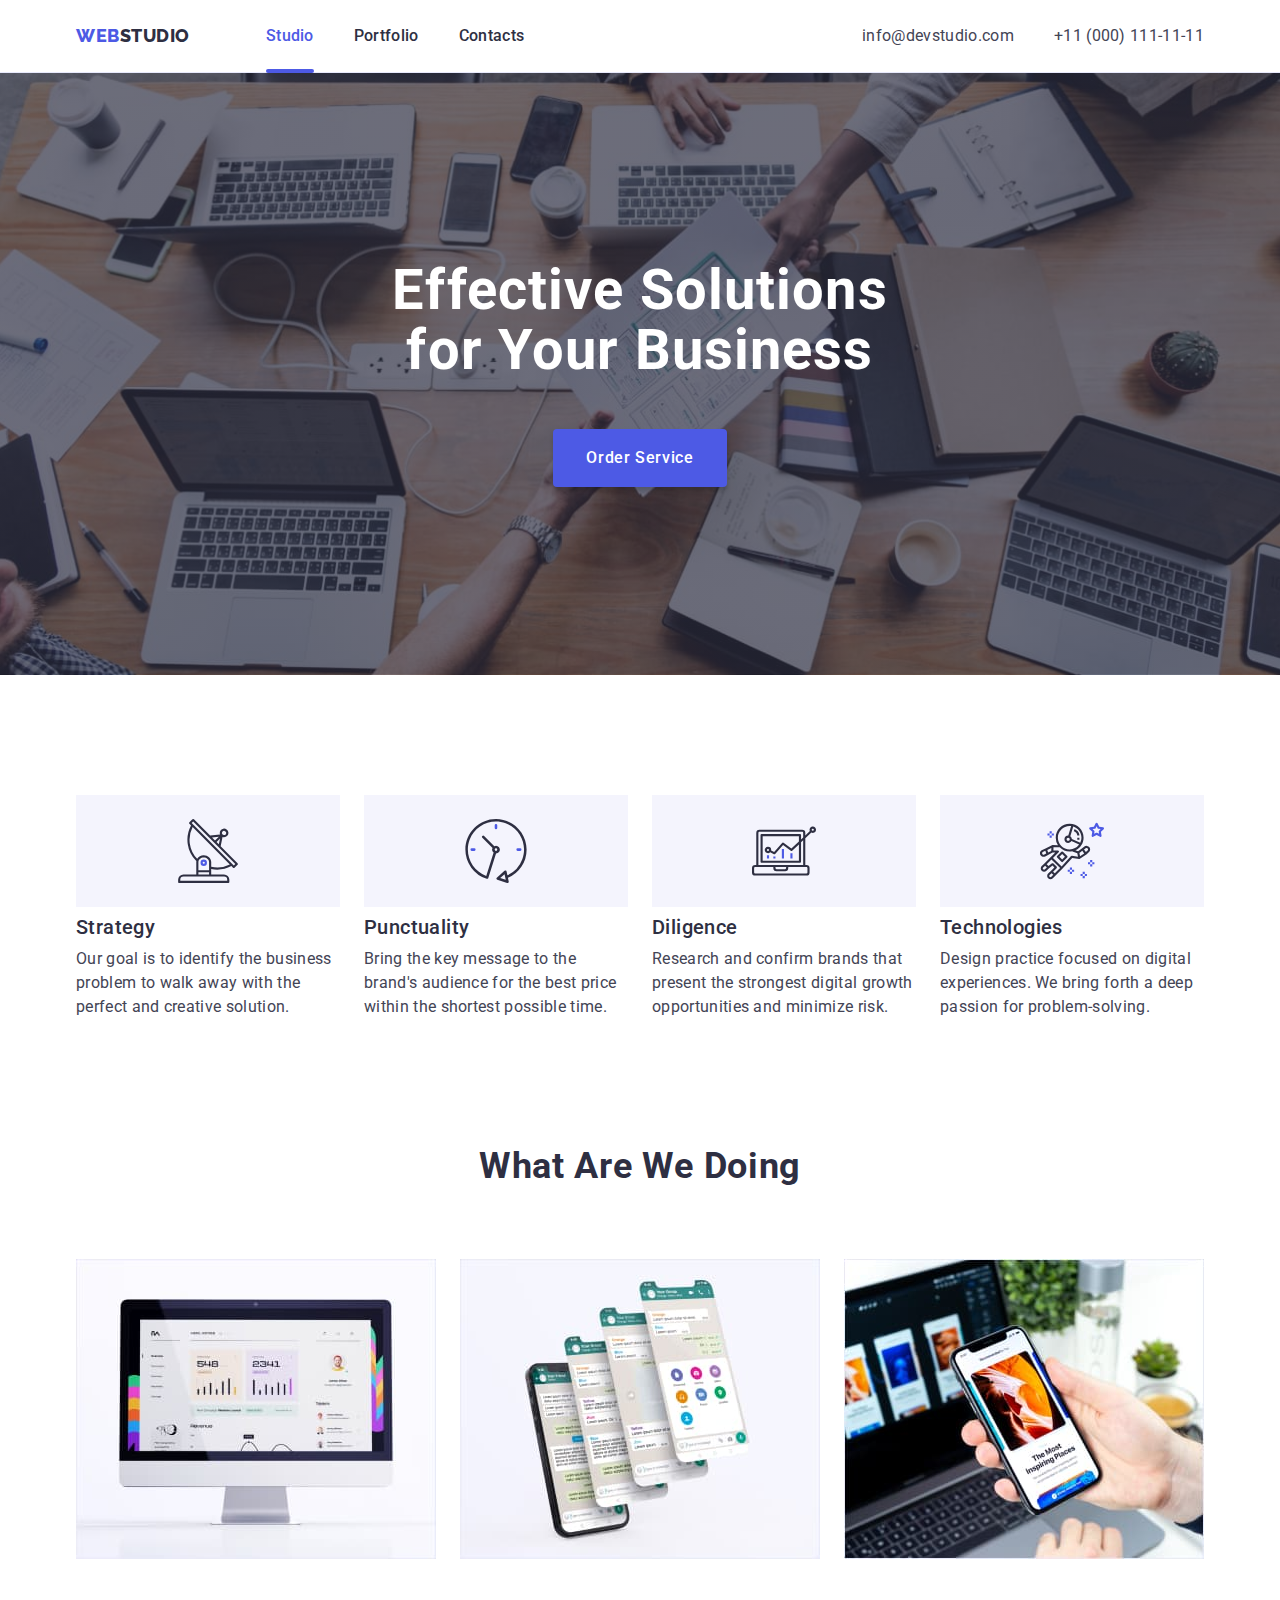
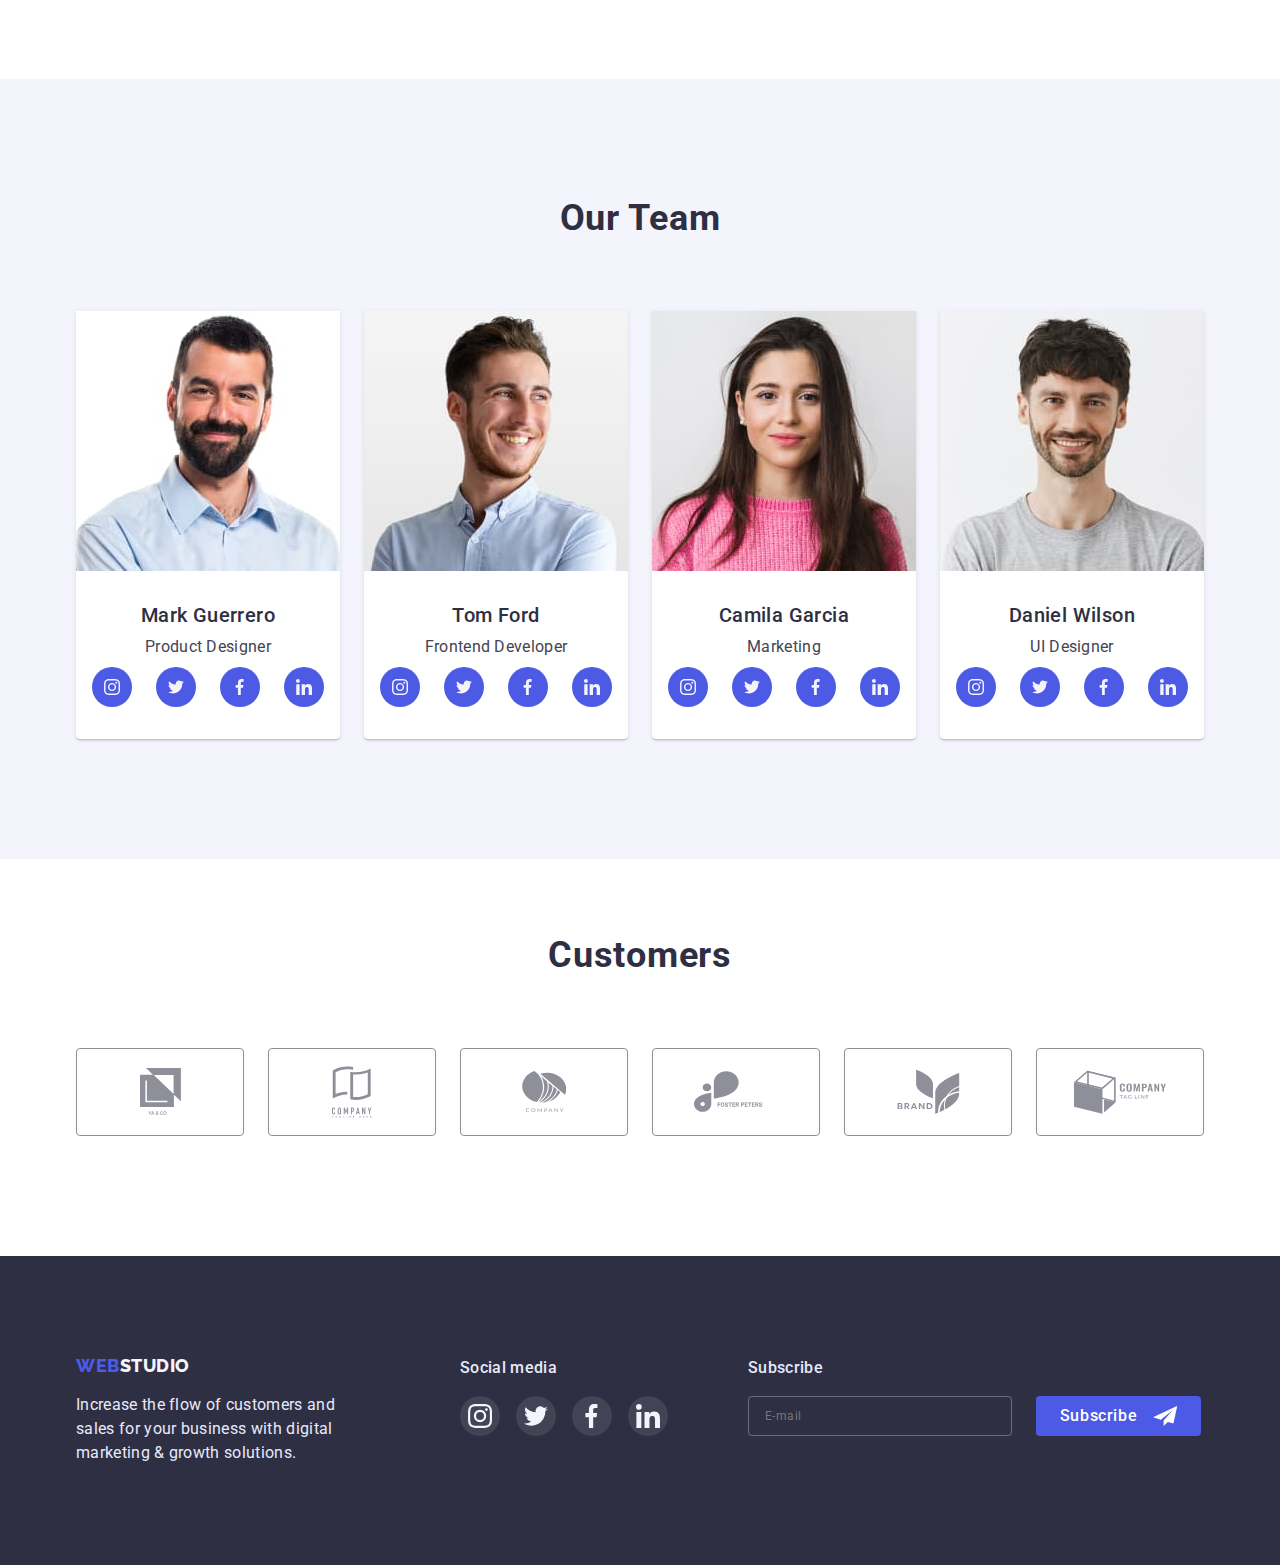
<file: index.html>
<!DOCTYPE html>
<html lang="en">
  <head>
    <meta charset="UTF-8" />
    <meta http-equiv="X-UA-Compatible" content="IE=edge" />
    <meta name="viewport" content="width=device-width, initial-scale=1.0" />
    <title>Studio</title>
    <link rel="stylesheet" href="https://fonts.googleapis.com/css2?family=Raleway:wght@800&family=Roboto:wght@400;500;700&display=swap"
    >
    <link rel="stylesheet" href="https://cdnjs.cloudflare.com/ajax/libs/modern-normalize/1.1.0/modern-normalize.min.css" />
    <link rel="stylesheet" href="./css/styles.css">
  </head>
  <body>
    <!-- {Хедер} -->
    <header class="border-header" >
      <div class="container top-line ">
        
      <nav>
        <div class="main-nav">
        <a class="logo" href="./index.html"> <span class="logoaccent">Web</span><span class="header-logo">Studio</span></a>
        <ul class="list header-nav">
          <li class="header-link" >
            <a href="" class="top-line-nav trait-studio">Studio</a>
          </li>
          <li class="header-link">
            <a href="./portfolio.html" class="top-line-nav">Portfolio</a>
          </li>
          <li class="header-link">
            <a href="" class="top-line-nav">Contacts</a>
          </li>
        </ul>
      </div>
      </nav>
    
      <address class="cotact">
        
        <ul class="list adress">
          <li class="item"><a href="mailto:info@devstudio.com" class="font-adress">info@devstudio.com</a></li>
          <li class="item"><a href="tel:+110001111111" class="font-adress">+11 (000) 111-11-11</a></li>
        </ul>
      
      </address>
    
    </div>
    </header>
  
    <main>
      <!-- Герой -->
      <section class="hero">
        
        <div class="container">
        <h1 class="hero-font">Effective Solutions for Your Business</h1>
        <button type="button" class="hero-button" data-modal-open>Order Service</button>
      </div>
      </section>
      <!-- Преимущества -->
      <section class="advantages">
        <div class="container">
        <h2 class="visually-hidden">advantages</h2>
        <ul class="list scroll-item">
          <li class="scroll-box icon-antenna">
            <div class="icon-bloc">
              <svg class="icon-advantages">
                <use href="./images/icons (1).svg#icon-antenna"></use>
              </svg>
            </div>
            <h3 class="scroll">Strategy</h3>
            <p class="scroll-text">
              Our goal is to identify the business problem to walk away with the
              perfect and creative solution.
            </p>
          </li>
          <li class="scroll-box icon-watch">
            <div class="icon-bloc">
              <svg class="icon-advantages">
                <use href="./images/icons (1).svg#icon-clock"></use>
              </svg>
            </div>
            <h3 class="scroll">Punctuality</h3>
            <p class="scroll-text">
              Bring the key message to the brand's audience for the best price
              within the shortest possible time.
            </p>
          </li>
          <li class="scroll-box icon-comp">
            <div class="icon-bloc">
              <svg class="icon-advantages">
                <use href="./images/icons (1).svg#icon-diagram"></use>
              </svg>
            </div>
            <h3 class="scroll">Diligence</h3>
            <p class="scroll-text">
              Research and confirm brands that present the strongest digital
              growth opportunities and minimize risk.
            </p>
          </li>
          <li class="scroll-box">
            <div class="icon-bloc">
            <svg class="icon-advantages">
              <use href="./images/icons (1).svg#icon-astronaut"></use>
            </svg>
          </div>
            <h3 class="scroll">Technologies</h3>
            <p class="scroll-text">
              Design practice focused on digital experiences. We bring forth a
              deep passion for problem-solving.
            </p>
          </li>
        </ul>
      </div>
      </section>
      <!-- что мы делаем -->
      <section class="work-section">
        <div class="container"> 
        <h2 class="title">What are we doing</h2>
        <ul class="list work">
          <li class="card">
            <img class="photo"
              src="./images/monitor.jpg"
              alt="monitor"
              width="360"
              height="300"
            />
          </li>
          <li>
            <img class="photo"
              src="./images/telephone.jpg"
              alt="telephone"
              width="360"
              height="300"
            />
          </li>
          <li>
            <img class="photo"
              src="./images/appendix.jpg"
              alt="appendix"
              width="360"
              height="300"
            />
          </li>
        </ul>
        </div>
      </section>
      <!-- Наша команда -->
      <section class="section-team">
        <div class="container">
        <h2 class="title">Our Team</h2>
        <ul class="list staff">
          <li class="card-worker">
            <img class="photo" src="./images/mark.jpg" alt="mark" width="264" height="260" />
            <div class="team-box">
            <h3 class="scroll">Mark Guerrero</h3>
            <p class="scroll-text">Product Designer</p>
            <ul class="social-list list">
              <li class="social-item"><a href="" class="social-link"><svg class="social-icon"><use href="./images/icons (1).svg#icon-instagram"></use></svg></a></li>
              <li class="social-item"><a href="" class="social-link"><svg class="social-icon"><use href="./images/icons (1).svg#icon-twitter"></use></svg></a></li>
              <li class="social-item"><a href="" class="social-link"><svg class="social-icon"><use href="./images/icons (1).svg#icon-facebook"></use></svg></a></li>
              <li class="social-item"><a href="" class="social-link"><svg class="social-icon"><use href="./images/icons (1).svg#icon-linkedin"></use></svg></a></li>
            </ul>
          </div>
          </li>
          <li class="card-worker">
            <img class="photo" src="./images/tom.jpg" alt="tom" width="264" height="260" />
            <div class="team-box">
            <h3 class="scroll">Tom Ford</h3>
            <p class="scroll-text">Frontend Developer</p>
            <ul class="social-list list">
              <li class="social-item"><a href="" class="social-link"><svg class="social-icon"><use href="./images/icons (1).svg#icon-instagram"></use></svg></a></li>
              <li class="social-item"><a href="" class="social-link"><svg class="social-icon"><use href="./images/icons (1).svg#icon-twitter"></use></svg></a></li>
              <li class="social-item"><a href="" class="social-link"><svg class="social-icon"><use href="./images/icons (1).svg#icon-facebook"></use></svg></a></li>
              <li class="social-item"><a href="" class="social-link"><svg class="social-icon"><use href="./images/icons (1).svg#icon-linkedin"></use></svg></a></li>
            </ul>
          </div>
          </li>
          <li class="card-worker">
            <img class="photo"
              src="./images/camila.jpg"
              alt="camila"
              width="264"
              height="260"
            />
            <div class="team-box">
            <h3 class="scroll">Camila Garcia</h3>
            <p class="scroll-text">Marketing</p>
            <ul class="social-list list">
              <li class="social-item"><a href="" class="social-link"><svg class="social-icon"><use href="./images/icons (1).svg#icon-instagram"></use></svg></a></li>
              <li class="social-item"><a href="" class="social-link"><svg class="social-icon"><use href="./images/icons (1).svg#icon-twitter"></use></svg></a></li>
              <li class="social-item"><a href="" class="social-link"><svg class="social-icon"><use href="./images/icons (1).svg#icon-facebook"></use></svg></a></li>
              <li class="social-item"><a href="" class="social-link"><svg class="social-icon"><use href="./images/icons (1).svg#icon-linkedin"></use></svg></a></li>
            </ul>
          </div>
          </li>
          <li class="card-worker">
            <img class="photo"
              src="./images/daniel.jpg"
              alt="daniel"
              width="264"
              height="260"
            />
            <div class="team-box">
            <h3 class="scroll">Daniel Wilson</h3>
            <p class="scroll-text">UI Designer</p>
            <ul class="social-list list">
              <li class="social-item"><a href="" class="social-link"><svg class="social-icon"><use href="./images/icons (1).svg#icon-instagram"></use></svg></a></li>
              <li class="social-item"><a href="" class="social-link"><svg class="social-icon"><use href="./images/icons (1).svg#icon-twitter"></use></svg></a></li>
              <li class="social-item"><a href="" class="social-link"><svg class="social-icon"><use href="./images/icons (1).svg#icon-facebook"></use></svg></a></li>
              <li class="social-item"><a href="" class="social-link"><svg class="social-icon"><use href="./images/icons (1).svg#icon-linkedin"></use></svg></a></li>
            </ul>
          </div>
          </li>
        </ul>
      </div>
      </section>
    </main>
    <!-- Customers Клиенты -->
    <section class="customers-section">
      <div class="container">
<h2 class="title">Customers</h2>
<ul class="customers-list list">
<li class="customers-item"><a href="" class="customers-link"><svg class="customers-icon" width="41" height="47"><use href="./images/icons (1).svg#icon-yasco" ></use></svg></a></li>
<li class="customers-item"><a href="" class="customers-link"><svg class="customers-icon" width="40" height="52"><use href="./images/icons (1).svg#icon-teglinehere"></use></svg></a></li>
<li class="customers-item"><a href="" class="customers-link"><svg class="customers-icon" width="44" height="41"><use href="./images/icons (1).svg#icon-company"></use></svg></a></li>
<li class="customers-item"><a href="" class="customers-link"><svg class="customers-icon" width="84" height="41"><use href="./images/icons (1).svg#icon-fosterpeters"></use></svg></a></li>
<li class="customers-item"><a href="" class="customers-link"><svg class="customers-icon" width="63" height="45"><use href="./images/icons (1).svg#icon-brand"></use></svg></a></li>
<li class="customers-item"><a href="" class="customers-link"><svg class="customers-icon" width="94" height="44"><use href="./images/icons (1).svg#icon-companetagline"></use></svg></a></li>
</ul>
      </div>
    </section>
    <!-- Футер -->
    <footer class="footer">
      <div class="container footer-bloc">
        <div>
      <a class="logo line-logo" href="./index.html"> <span class="logoaccent">Web</span><span class="footer-logo">Studio</span></a>
      <p class="footer-text">
        Increase the flow of customers and sales for your business with digital
        marketing & growth solutions.
      </p>
    </div>
      <div class="social-media">
        <p class="footer-list">Social media</p>
        <ul class="social-list-footer list">
          <li class="social-item"><a href="" class="footer-social-link"><svg class="social-icon-footer"><use href="./images/icons (1).svg#icon-instagram"></use></svg></a></li>
          <li class="social-item"><a href="" class="footer-social-link"><svg class="social-icon-footer"><use href="./images/icons (1).svg#icon-twitter"></use></svg></a></li>
          <li class="social-item"><a href="" class="footer-social-link"><svg class="social-icon-footer"><use href="./images/icons (1).svg#icon-facebook"></use></svg></a></li>
          <li class="social-item"><a href="" class="footer-social-link"><svg class="social-icon-footer"><use href="./images/icons (1).svg#icon-linkedin"></use></svg></a></li>
        </ul>
      </div>
      <div class="form">
        <p class="footer-list">Subscribe</p>
        <form class="footer-form" name="mail" novalidate>
                 
            <input class="entry-field" type="email" name="E-mail" placeholder="E-mail" aria-label="enter your email">
          
        
<button type="submit" class="footer-button">
  Subscribe 
  <svg class="icon-send" width="24" height="24">
    <use  href="./images/icons (1).svg#icon-icon-send"></use>
  </svg>
</button>

        </form>
      </div>
    </div>
    </footer>
    <div class="backdrop is-hidden" data-modal>
      <div class="modal">
        <button type="button" class="close-modal" data-modal-close>
          <svg class="modal-icon"><use href="./images/icons (1).svg#icon-close-modal"></use></svg>
        </button>
      
        <p class="modal-text">Leave your contacts and we will call you back</p>
        <form name="modal-form">
          <div class="line-form">
            <label class="modal-lable" for="user-name">Name</label>
            <div class="icon-input">
              <input class="modal-input" type="text" name="name" id="user-name">
              <svg class="form-svg" width="18" height="18"><use class="form-icon" href="./images/icons (1).svg#icon-person-icon"></use></svg>
            </div>
        
        </div>
          <div class="line-form">
            <label class="modal-lable" for="user-phone">Phone</label>
            <div class="icon-input">
            <input class="modal-input" type="tel" name="phone" id="user-phone">
            <svg class="form-svg" width="24" height="24"><use class="form-icon" href="./images/icons (1).svg#icon-phone-icon"></use></svg>
          </div>
        </div>
          <div class="line-form">
            <label class="modal-lable" for="user-email">Email</label>
            <div class="icon-input">
            <input class="modal-input" type="email" name="email" id="user-email">
            <svg class="form-svg" width="24" height="24"><use class="form-icon" href="./images/icons (1).svg#icon-email-icon"></use></svg>
          </div>
          
        </div>
          <div class="line-form">
            <label class="modal-lable" >Comment
              <textarea class="comment-textarea" name="user-comment"  placeholder="Text input" ></textarea>
            
          </label>
        </div>
        
        <div class="line-form">
          <input class="checkbox-input" type="checkbox" name="agreement">
          <span class="checkbox-icon"></span>
          <label class="checkbox-labl">I accept the terms and conditions of the <a class="privacy-policy" href="">Privacy Policy</a>
         
            
        
        </label>
      </div>
        <button class="hero-button form-button" type="submit">Send</button>
      
      </form>
    </div>
    
    </div>
    <script src="./js/modal.js"></script>
  </body>
</html>
</file>
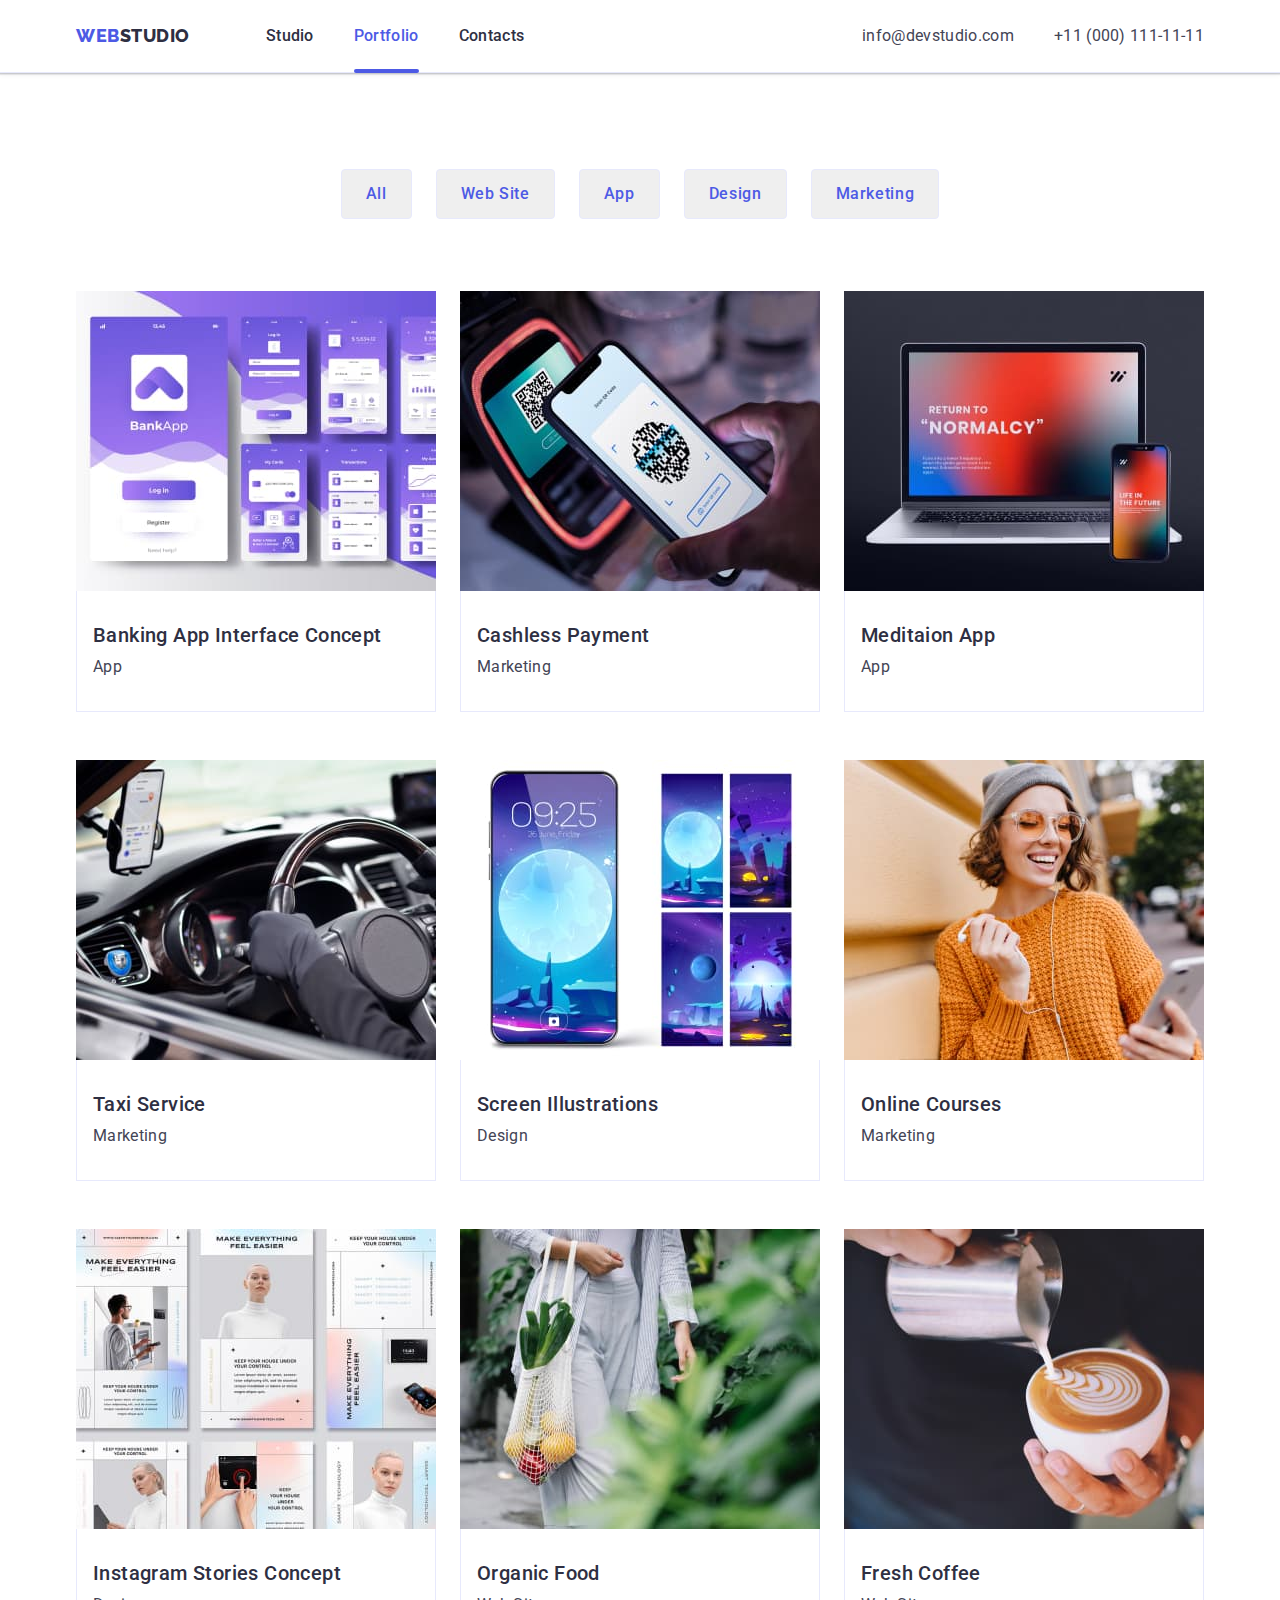
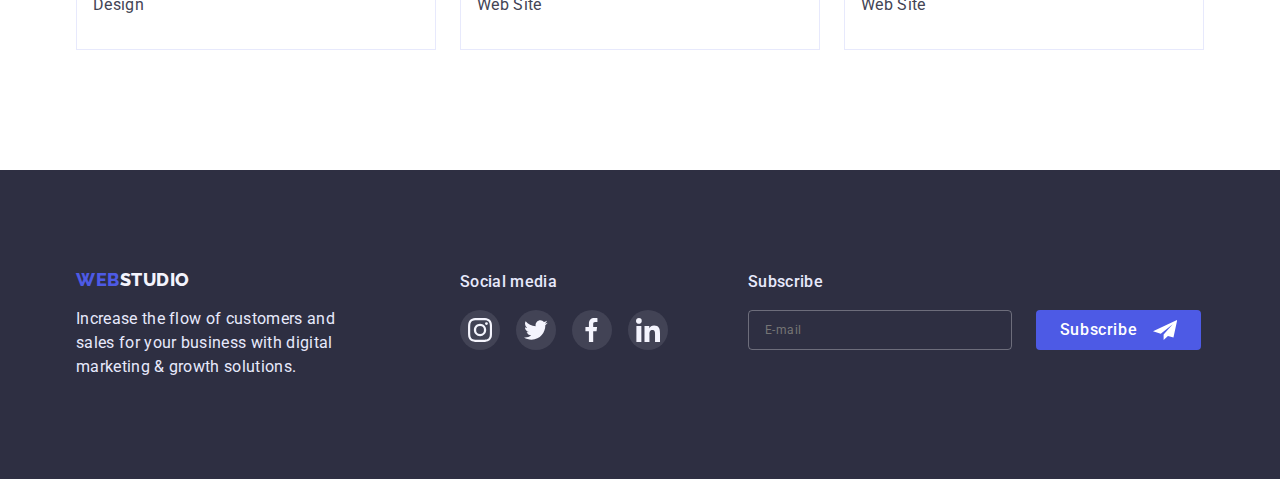
<file: portfolio.html>
<!DOCTYPE html>
<html lang="uk">
  <head>
    <meta charset="UTF-8" />
    <meta http-equiv="X-UA-Compatible" content="IE=edge" />
    <meta name="viewport" content="width=device-width, initial-scale=1.0" />
    <title>Portfolio</title>
    <link
      rel="stylesheet"
      href="https://fonts.googleapis.com/css2?family=Raleway:wght@800&family=Roboto:wght@400;500;700&display=swap"
    />
    <link rel="stylesheet" href="https://cdnjs.cloudflare.com/ajax/libs/modern-normalize/1.1.0/modern-normalize.min.css" />
    
    <link rel="stylesheet" href="./css/styles.css" />
  </head>
  <body>
  <!-- {Хедер} -->
  <header class="border-header">
    <div class="container top-line ">
      
    <nav>
      <div class="main-nav">
      <a class="logo" href="./index.html"> <span class="logoaccent">Web</span><span class="header-logo">Studio</span></a>
      <ul class="list header-nav">
        <li class="header-link" >
          <a href="./index.html" class="top-line-nav">Studio</a>
        </li>
        <li class="header-link">
          <a href="./portfolio.html"class="top-line-nav trait-portfolio">Portfolio</a>
        </li>
        <li class="header-link">
          <a href=""class="top-line-nav">Contacts</a>
        </li>
      </ul>
    </div>
    </nav>
  
    <address class="cotact">
      
      <ul class="list adress">
        <li class="item"><a href="mailto:info@devstudio.com" class="font-adress">info@devstudio.com</a></li>
        <li class="item"><a href="tel:+110001111111" class="font-adress">+11 (000) 111-11-11</a></li>
      </ul>
    
    </address>
  
  </div>
  </header>
    <main>
      <section class="filter-padding">
        <div class="container">
        <h1 class="visually-hidden">filter</h1>
        <ul class="list filter">
          <li><button type="button" class="filter-button">All</button></li>
          <li><button type="button" class="filter-button">Web Site</button></li>
          <li><button type="button" class="filter-button">App</button></li>
          <li><button type="button" class="filter-button">Design</button></li>
          <li>
            <button type="button" class="filter-button">Marketing</button>
          </li>
        </ul>
        <ul class="list filter-card">
          <li class="filter-title">
            
              <a href="" class="filter-link"
              ><div class="wrapper-img"> <img class="photo"
                src="./images/bankingapp.jpg"
                alt="Banking App Interface"
                width="360"
                height="300"
              />
              <div class="description-card">
                <p class="filter-text color-text"> Stylish and User-Friendly App Design Concepts · Task Manager App · Calorie Tracker App · Exotic Fruit Ecommerce App · Cloud Storage App</p>
              </div>
            </div>
              <div class="filter-description">
              <h2 class="filter-scroll">Banking App Interface Concept</h2>
              <p class="filter-text">App</p>
            </div>
              </a
            >
          </li>
          <li class="filter-title" >
            
              <a href="" class="filter-link"
              ><div class="wrapper-img"><img class="photo"
                src="./images/cashlesspayment.jpg"
                alt="Cashless Payment"
                width="360"
                height="300"
              />
              <div class="description-card">
                <p class="filter-text color-text"> Stylish and User-Friendly App Design Concepts · Task Manager App · Calorie Tracker App · Exotic Fruit Ecommerce App · Cloud Storage App</p>
              </div>
            </div>
              <div class="filter-description">
              <h2 class="filter-scroll">Cashless Payment</h2>
              <p class="filter-text">Marketing</p>
            </div></a
            >
          </li>
          <li class="filter-title">
            <a href="" class="filter-link"
              ><div class="wrapper-img"><img class="photo"
                src="./images/meditaionapp.jpg"
                alt="Meditaion App"
                width="360"
                height="300"
              />
              <div class="description-card">
                <p class="filter-text color-text"> Stylish and User-Friendly App Design Concepts · Task Manager App · Calorie Tracker App · Exotic Fruit Ecommerce App · Cloud Storage App</p>
              </div>
            </div>
              <div class="filter-description">
              <h2 class="filter-scroll">Meditaion App</h2>
              <p class="filter-text">App</p>
            </div></a
            >
          </li>
          <li class="filter-title">
            <a href="" class="filter-link"
              ><div class="wrapper-img"><img class="photo"
                src="./images/taxiservice.jpg"
                alt="steering wheel"
                width="360"
                height="300"
              />
              <div class="description-card">
                <p class="filter-text color-text"> Stylish and User-Friendly App Design Concepts · Task Manager App · Calorie Tracker App · Exotic Fruit Ecommerce App · Cloud Storage App</p>
              </div>
            </div>
              <div class="filter-description">
              <h2 class="filter-scroll">Taxi Service</h2>
              <p class="filter-text">Marketing</p>
            </div></a
            >
          </li>
          <li class="filter-title">
            <a href="" class="filter-link"
              ><div class="wrapper-img"><img class="photo"
                src="./images/screenillustrations.jpg"
                alt="Screen Illustrations"
                width="360"
                heigh="300"
              />
              <div class="description-card">
                <p class="filter-text color-text"> Stylish and User-Friendly App Design Concepts · Task Manager App · Calorie Tracker App · Exotic Fruit Ecommerce App · Cloud Storage App</p>
              </div>
            </div>
              <div class="filter-description">
              <h2 class="filter-scroll">Screen Illustrations</h2>
              <p class="filter-text">Design</p>
            </div></a
            >
          </li>
          <li class="filter-title">
            <a href="" class="filter-link"
              ><div class="wrapper-img"><img class="photo"
                src="./images/onlinecourses.jpg"
                alt="girl in headphones"
                width="360"
                height="300"
              />
              <div class="description-card">
                <p class="filter-text color-text"> Stylish and User-Friendly App Design Concepts · Task Manager App · Calorie Tracker App · Exotic Fruit Ecommerce App · Cloud Storage App</p>
              </div>
            </div>
              <div class="filter-description">
              <h2 class="filter-scroll">Online Courses</h2>
              <p class="filter-text">Marketing</p>
            </div></a
            >
          </li>
          <li class="filter-title">
            <a href="" class="filter-link"
              ><div class="wrapper-img"><img class="photo"
                src="./images/instagramstories.jpg"
                alt="photo from instagram"
                width="360"
                heigh="300"
              />
              <div class="description-card">
                <p class="filter-text color-text"> Stylish and User-Friendly App Design Concepts · Task Manager App · Calorie Tracker App · Exotic Fruit Ecommerce App · Cloud Storage App</p>
              </div>
            </div>
              <div class="filter-description">
              <h2 class="filter-scroll">Instagram Stories Concept</h2>
              <p class="filter-text">Design</p>
            </div></a
            >
          </li>
          <li class="filter-title">
            <div class="wrapper-img"><a href="" class="filter-link"
              ><div class="wrapper-img"><img class="photo"
                src="./images/organicfood.jpg"
                alt="
        fruit in a bag"
                width="360"
                heigh="300"
              />
              <div class="description-card">
                <p class="filter-text color-text"> Stylish and User-Friendly App Design Concepts · Task Manager App · Calorie Tracker App · Exotic Fruit Ecommerce App · Cloud Storage App</p>
              </div>
            </div>
              <div class="filter-description">
              <h2 class="filter-scroll">Organic Food</h2>
              <p class="filter-text">Web Site</p>
            </div></a
            >
          </li>
          <li class="filter-title">
            <a href="" class="filter-link"
              ><div class="wrapper-img"><img class="photo" src="./images/coffee.jpg" alt="a cup of coffee"  width="360"
              heigh="300"/>
              <div class="description-card">
                <p class="filter-text color-text"> Stylish and User-Friendly App Design Concepts · Task Manager App · Calorie Tracker App · Exotic Fruit Ecommerce App · Cloud Storage App</p>
              </div>
              </div>
              <div class="filter-description">
              <h2 class="filter-scroll">Fresh Coffee</h2>
              <p class="filter-text">Web Site</p>
            </div></a
            >
          </li>
        </ul>
      </div>
      </section>
    </main>
    <footer class="footer">
      <div class="container footer-bloc">
        <div>
      <a class="logo line-logo" href="./index.html"> <span class="logoaccent">Web</span><span class="footer-logo">Studio</span></a>
      <p class="footer-text">
        Increase the flow of customers and sales for your business with digital
        marketing & growth solutions.
      </p>
    </div>
      <div class="social-media">
        <p class="footer-list">Social media</p>
        <ul class="social-list-footer list">
          <li class="social-item"><a href="" class="footer-social-link"><svg class="social-icon-footer"><use href="./images/icons (1).svg#icon-instagram"></use></svg></a></li>
          <li class="social-item"><a href="" class="footer-social-link"><svg class="social-icon-footer"><use href="./images/icons (1).svg#icon-twitter"></use></svg></a></li>
          <li class="social-item"><a href="" class="footer-social-link"><svg class="social-icon-footer"><use href="./images/icons (1).svg#icon-facebook"></use></svg></a></li>
          <li class="social-item"><a href="" class="footer-social-link"><svg class="social-icon-footer"><use href="./images/icons (1).svg#icon-linkedin"></use></svg></a></li>
        </ul>
      </div>
      <div class="form">
        <p class="footer-list">Subscribe</p>
        <form class="footer-form" name="mail" novalidate>
            <input class="entry-field" type="email" name="E-mail" placeholder="E-mail" aria-label="enter your email">
<button type="submit" class="footer-button">
  Subscribe 
  <svg class="icon-send" width="24" height="24">
    <use  href="./images/icons (1).svg#icon-icon-send"></use>
  </svg>
</button>
        </form>
      </div>
    </div>
    </footer>
  </body>
</html>
</file>
<file: css/styles.css>
/* змінні текст фон видідення*/
:root{
    --basic-font: #434455;
    --headlines-font:  #2E2F42;
    --color-brand: #4D5AE5;
    --background-color-button: #404BBF;
   --background-color-section: #F4F4FD;
   --secondary-font-color: #FFFFFF;
   --iconfooter: #31D0AA;
   --text-footer-color:  #e7e9fc;
   --customers-icon-color: #8E8F99;

}

body{
font-family: Roboto, sans-serif;
font-size: 16px;
color: var(--basic-font);
background-color: var(--secondary-font-color);


}
/* Утилиты */
.list {
    list-style: none;
    padding: 0;
    margin: 0;
}  

h1,
h2,
h3,
h4,
h5,
h6,
p,
button
{
    margin: 0;
    padding: 0;
}


/* header styls */

.header-item{
    display: flex;
}
.main-nav{
    display: flex;
    align-items: center
}

.header-nav{
    display: flex;
    gap: 40px;
}
.border-header{

    border-bottom: 1px solid var(--text-footer-color);
    box-shadow: 0px 2px 1px rgba(46, 47, 66, 0.08), 0px 1px 1px rgba(46, 47, 66, 0.16), 0px 1px 6px rgba(46, 47, 66, 0.08);
}
.top-line{
     display: flex;
    align-items: center; 
    
}
.top-line-nav{
    position: relative;
    padding-top: 24px;
    padding-bottom: 24px;
    display: block;
    color:var(--headlines-font);
    text-decoration: none;
    font-weight: 500;
    line-height: 1.5;
letter-spacing: 0.02em;
transition: color 250ms cubic-bezier(0.4, 0, 0.2, 1);
}
.top-line-nav:active{
    color:var(--background-color-button);
    
}
.top-line-nav:hover, .top-line-nav:focus{
    color: var(--background-color-button);
}
.trait-studio, .trait-portfolio{
    color: var(--color-brand);
}

.top-line-nav.trait-studio::after, .top-line-nav.trait-portfolio::after{
    opacity: 1;
    content: "";
    display: block;
    height: 4px;
    width: 100%;
    background-color: var(--color-brand);
    border-radius: 2px;
    position: absolute;
    bottom: -1px;
    transition: opacity 250ms cubic-bezier(0.4, 0, 0.2, 1);
}

.font-adress{
    color: var(--basic-font);
    text-decoration: none;
    font-style:normal;
    line-height: 1.5;
letter-spacing: 0.02em;
transition: color 250ms cubic-bezier(0.4, 0, 0.2, 1);   
}
.font-adress:focus, .font-adress:hover{
color: var(--background-color-button);
}
.adress{
    display: flex;
   margin-left: auto;
   gap: 40px;

}

.cotact{
    margin-left: auto;
}

.logo{
    margin-right: 76px;
font-family: Raleway, sans-serif;
font-weight: 800;
font-size: 18px;
line-height: 1.33;
letter-spacing: 0.03em;
text-decoration: none;
text-transform: uppercase;
}
.header-logo{
    color: var(--headlines-font);
}
.logoaccent{
    color: #4D5AE5;
}
/* hero */
.hero{
    
    background-color: var(--headlines-font);
    text-align: center;
    padding-top: 188px;
    padding-bottom: 188px;
    max-width: 1440px;
   margin-left: auto;
   margin-right: auto;
    background-image: linear-gradient(to right, rgba(46, 47, 66, 0.7), rgba(46, 47, 66, 0.7)), url(../images/table-office.jpg);
    background-repeat: no-repeat;
    background-position: center;
    background-size:cover
}

.hero-font{
   
    margin-bottom: 48px;
    margin-left: auto;
    margin-right: auto;
    max-width: 496px;
font-weight: 700;
font-size: 56px;
line-height: 1.07;
letter-spacing: 0.02em;
color: var(--secondary-font-color);
}
.hero-button{

background: var(--color-brand);
font-family: Roboto, sans-serif;
font-style: normal;
font-weight: 500;
font-size: 16px;
line-height: 1.5;
letter-spacing: 0.04em;
cursor: pointer;
color:var(--secondary-font-color);
padding: 16px 32px;
border-radius: 4px;
text-align: center;
min-width: 169px;
border: 1px solid transparent;
box-shadow: 0px 4px 4px rgba(0, 0, 0, 0.15);
transition: background-color 250ms cubic-bezier(0.4, 0, 0.2, 1);
}
.hero-button:hover{
    background-color: var(--background-color-button);
}

/* advantages */
.advantages{
    padding-top: 120px;
    padding-bottom: 120px;
}
.visually-hidden{
    position: absolute;
    white-space: nowrap;
    width: 1px;
    height: 1px;
    overflow: hidden;
    border: 0;
    padding: 0;
    clip: rect(0 0 0 0);
    clip-path: inset(50%);
    margin: -1px;
}
.scroll-item{
    display: flex;
    gap: 24px;
   
}

.scroll-box{
    flex-basis: calc((100% - 72px) / 4);

}
.icon-advantages{
    width: 64px;
    height: 64px;
  
}
.icon-bloc{
    background-color: var(--background-color-section);
    height: 112px;
    align-items: center;
    justify-content: center;
    display: flex;
   margin-bottom: 8px;
}
/* .scroll-box::before{
    display: block;
    content: "";
    height: 112px;
    background: var(--background-color-section);
border-radius: 4px;

background-size: contain;
background-position: center;
background-repeat: no-repeat;
}
.icon-antenna::before{
    background-image: url(../images/antenna.svg);
}
.icon-watch::before{
    background-image: url(../images/watch.svg);
}
.icon-comp::before{
    background-image: url(../images/comp.svg);
}
.icon-astronaut::before{
    background-image: url(../images/astronaut.svg);
} */

.scroll{
  
    margin-bottom: 8px;
    color: var(--headlines-font);
    font-weight: 500;
font-size: 20px;
line-height: 1.2;
letter-spacing: 0.02em;
}

.scroll-text{
    color: var(--basic-font);
line-height: 1.5;
letter-spacing: 0.02em;
margin-bottom: 8px;
}
/* What are we doing */

.work-section{
    padding-bottom: 120px;
}
.work{
    display: flex;
    gap: 24px;

}
.work .card{
   flex-basis: calc((100% - 48px) / 3);
}
.title{
    margin-bottom: 72px;
    color: var(--headlines-font);
    font-weight: 700;
font-size: 36px;
line-height: 1.11;
text-align: center;
letter-spacing: 0.02em;
text-transform: capitalize;
}
/* картинки */
 .photo{
    display: block;
    max-width: 100%;
    height: auto;
 }
/* Our Team */

.staff{
    display: flex;
    gap: 24px;
}
.section-team{
    padding-top: 120px;
    padding-bottom: 120px;
    background-color: var(--background-color-section);
    
}
.card-worker{
    flex-basis: calc((100% - 72px) / 4);
    background-color: var(--secondary-font-color);
    border-radius: 0px 0px 4px 4px;
    box-shadow: 0px 1px 6px rgba(46, 47, 66, 0.08), 0px 1px 1px rgba(46, 47, 66, 0.16), 0px 2px 1px rgba(46, 47, 66, 0.08);
}
.team-box{
    padding: 32px 16px;
    text-align: center;
}

/* social -соцсети */

.social-list{
display: flex;
gap: 24px;
justify-content: center;
}

.social-link{
    display: flex;
    align-items: center;
    justify-content: center;
    width: 100%;
    height: 100%;
    border-radius: 50%;
    background-color: var(--color-brand);
    
    transition: background-color 250ms cubic-bezier(0.4, 0, 0.2, 1);
}

.social-icon{
width: 16px;
height: 16px;
}

.social-item{
    
    width: 40px;
    height: 40px; 
    
}
.social-link:hover, .social-link:focus{
    background-color: var(--background-color-button);
}

/* customers-клиенты */

.customers-section{
    padding-top: 77px;
    padding-bottom: 120px;
}
.customers-list{
display: flex;
gap: 24px;

}

.customers-link{
    display: flex;
    width: 100%;
    height: 100%;
    align-items: center;
    justify-content: center;
fill: var(--customers-icon-color);
border: 1px solid var(--customers-icon-color);
border-radius: 4px;
transition: border-color 250ms cubic-bezier(0.4, 0, 0.2, 1), fill 250ms cubic-bezier(0.4, 0, 0.2, 1)


}
.customers-link:hover,.customers-link:focus{
    border-color:  var(--background-color-button);
    fill: var(--background-color-button);
}


.customers-item{
    display: flex;
    width: 168px;
    height: 88px;
    
}

/* footer */

.footer{
    padding-top: 100px;
    padding-bottom: 100px;
    background-color:var(--headlines-font) ;
}
.footer-text{
   margin-top: 16px;
    color: var(--text-footer-color);
    line-height: 1.5;
letter-spacing: 0.02em;

max-width: 264px;
}
.footer-logo{

    color: var(--background-color-section);
}
.line-logo{
    
    line-height: 1.16;
}
.social-media{
    margin-left: 120px;
}
.social-icon-footer{
    width: 24px;
    height: 24px;
    }
    .social-list-footer{
        display: flex;
        gap: 16px;
        justify-content: center;
        margin-top: 16px;
        }

        .footer-social-link{
            display: flex;
            align-items: center;
            justify-content: center;
            width: 100%;
            height: 100%;
            border-radius: 50%;
            background-color: #424355;
            transition: background-color 250ms cubic-bezier(0.4, 0, 0.2, 1);
        }
 .footer-social-link:hover, .footer-social-link:focus{
    background-color: var(--iconfooter);
 }
 .footer-bloc{
    display: flex;
    
 }       
.footer-list{
    color: var(--text-footer-color);
    font-weight: 500;
    line-height: 1.5;
letter-spacing: 0.02em;
}
.form{
    margin-left: 80px;
}
.footer-form{
display: flex;
gap: 24px;
margin-top: 16px;
}

.entry-field{
    width: 264px;
    height: 40px;
    font-family: 'Roboto', sans-serif;
font-style: normal;
font-weight: 400;
font-size: 12px;
line-height: 2;
letter-spacing: 0.04em;
color: rgba(255, 255, 255, 0.6);
background-color: transparent;
border: 1px solid rgba(255, 255, 255, 0.3);
border-radius: 4px;
padding: 8px 16px;
}

.footer-button{
  
   display: flex;
   align-items: center;
  justify-content: center;
  gap: 16px;
width: 165px;
height: 40px;
font-family: 'Roboto', sans-serif;
font-style: normal;
font-weight: 500;
font-size: 16px;
line-height: 1.5;
letter-spacing: 0.04em;
color: var(--secondary-font-color);
background: var(--color-brand);
border-radius: 4px;
border-color: transparent;
cursor: pointer;
transition: background-color 250ms cubic-bezier(0.4, 0, 0.2, 1);
}
.footer-button:focus, .footer-button:hover{
    background-color: var(--background-color-button);
}

/* портфолио */

.filter{
    display: flex;
    gap: 24px;
    justify-content: center;
    margin-bottom: 72px;
}
.filter-padding{
    padding-top: 96px;
    padding-bottom: 120px;
}
.filter-card{
    display: flex;
    flex-wrap: wrap;
    gap: 48px 24px;

}

.filter-title{
    flex-basis: calc((100% - 48px) / 3);

}

.filter-description{
   padding: 32px 16px 32px 16px;
   border: 1px solid var(--text-footer-color);
   border-top: 0;
  
}
.filter-button{
   
color: var(--color-brand);
font-family: Roboto, sans-serif;
font-style: normal;
font-weight: 500;
font-size: 16px;
line-height: 1.5;
letter-spacing: 0.04em;
cursor: pointer;
padding: 12px 24px;
text-align: center;
border: 1px solid var(--text-footer-color);
border-radius: 4px;
transition: background-color 250ms cubic-bezier(0.4, 0, 0.2, 1), color 250ms cubic-bezier(0.4, 0, 0.2, 1), box-shadow 250ms cubic-bezier(0.4, 0, 0.2, 1), border-color 250ms cubic-bezier(0.4, 0, 0.2, 1);
}
.filter-button:hover, .filter-button:focus{
    color: var(--secondary-font-color);
    background-color: var(--background-color-button);
    border-color: transparent;
    box-shadow: 0px 3px 1px rgba(0, 0, 0, 0.1), 0px 2px 1px rgba(0, 0, 0, 0.08), 0px 2px 2px rgba(0, 0, 0, 0.12);
   
}
.filter-scroll{
    margin-bottom: 8px;
    color: var(--headlines-font);
    
font-weight: 500;
font-size: 20px;
line-height: 1.2;
letter-spacing: 0.02em;
}

.filter-text{
    
    color: var(--basic-font);
    font-weight: 400;
font-size: 16px;
line-height: 1.5;
letter-spacing: 0.02em;

}
.filter-link{
    display: block;
    text-decoration: none;
    transition: box-shadow 250ms cubic-bezier(0.4, 0, 0.2, 1);
}
.filter-link:hover .description-card, .filter-link:focus .description-card{
    
    transform: translateY(0);
}
.filter-link:hover, .filter-link:focus{box-shadow: 0px 1px 6px rgba(46, 47, 66, 0.08), 0px 1px 1px rgba(46, 47, 66, 0.16), 0px 2px 1px rgba(46, 47, 66, 0.08);

}

.wrapper-img{
    position: relative;
    overflow: hidden;
}
.description-card{
    position: absolute;
    top: 0;
left: 0;
width: 100%;
height: 100%;

    background: var(--color-brand);
    transform: translateY(100%);
    transition: transform 250ms cubic-bezier(0.4, 0, 0.2, 1);

}

.color-text{
    color: var(--background-color-section);
    padding: 40px 32px 164px 32px;
}
/* container */
.container{
    width: 1158px;
    padding-left: 15px;
    padding-right: 15px;
    margin-left: auto;
    margin-right: auto;
   /* border: 1px solid tomato;  */
}
/* модальное окно */
.backdrop{
    position: fixed;
    width: 100%;
height: 100%;
left: 0px;
top: 0px;
display: flex;
align-items: center;
justify-content: center;
background: rgba(46, 47, 66, 0.4);
transition: opacity 250ms cubic-bezier(0.4, 0, 0.2, 1), visibility 250ms cubic-bezier(0.4, 0, 0.2, 1);
}
.modal{
    position: relative;
    max-width: 408px;
max-height: 584px;
width: 100%;
height: 100%;
background: #FCFCFC;
box-shadow: 0px 1px 1px rgba(0, 0, 0, 0.14), 0px 1px 3px rgba(0, 0, 0, 0.12), 0px 2px 1px rgba(0, 0, 0, 0.2);
border-radius: 4px;
padding: 72px 24px 24px 24px;
    
transform: scale(1);
transition: transform 250ms cubic-bezier(0.4, 0, 0.2, 1);
}
.backdrop.is-hidden{
    opacity: 0;
    visibility: hidden;
    pointer-events: none;
}
.backdrop.is-hidden .modal{
    transform: scale(0);
}
.close-modal{
    position: absolute;
    display: flex;
    align-items: center;
    justify-content: center;
    top: 24px;
    right: 24px;
    height: 24px;
    width: 24px;
    background: #E7E9FC;
border: 1px solid rgba(0, 0, 0, 0.1);
border-radius: 50%;
cursor: pointer;
transition: background-color 250ms cubic-bezier(0.4, 0, 0.2, 1), fill 250ms cubic-bezier(0.4, 0, 0.2, 1);
}
.close-modal:hover, .close-modal:focus{
    background-color: var(--background-color-button);
    fill: var(--secondary-font-color);
    
}
.modal-icon{
    width: 8px;
    height: 8px;
}
/* форма модального вікна */
.modal-text{
    font-family: 'Roboto', sans-serif;
font-style: normal;
font-weight: 500;
font-size: 16px;
line-height: 1.5;
color: var(--headlines-font);
text-align: center;
letter-spacing: 0.02em;
margin-bottom: 16px;
}

.modal-form{
width: 360px;

}
.line-form{
    position: relative;
    margin-top: 8px;
}
.line-form:nth-child(5) {
    margin-top: 16px; 
}
.line-form:first-child {
    margin-top: 0;
}
    
.modal-input{
    position: relative;
  width: 360px; 
  height: 40px; 
  border: 1px solid rgba(33, 33, 33, 0.2);
border-radius: 4px;
padding-left: 36px;
transition: border-color 250ms cubic-bezier(0.4, 0, 0.2, 1);
}
.modal-input:hover, .modal-input:focus{
    border-color: var(--color-brand);
}
.modal-lable{
    
   display: flex; 
   flex-direction: column;
   margin-bottom: 4px;
   font-family: 'Roboto', sans-serif;
font-style: normal;
font-weight: 400;
font-size: 12px;
line-height: 1.166;
letter-spacing: 0.04em;
color: var(--customers-icon-color);

}
.modal-lable:last-child{
    margin-bottom: 0;
}
.form-icon{
    display: flex;
    align-items: center;
    justify-content: center;
}
.icon-input{
    position: relative;
    
}
.form-svg{
    position: absolute;
    top: 50%;
    left: 16px;
   transform: translateY(-50%) ;
    transition: fill 250ms cubic-bezier(0.4, 0, 0.2, 1);
}
.modal-input:focus + .form-svg, .modal-input:hover + .form-svg{
    fill: var(--color-brand);
}
.comment-textarea{
    resize: none;
    width: 360px;
    height: 120px;
    padding: 8px 16px;
    margin-top: 4px;
    border: 1px solid rgba(33, 33, 33, 0.2);
border-radius: 4px;
transition: border-color 250ms cubic-bezier(0.4, 0, 0.2, 1);

}
.comment-textarea::placeholder{
    
    line-height: 1.33;
    letter-spacing: 0.04em;
    color: rgba(117, 117, 117, 0.5);
}
.comment-textarea:focus, .comment-textarea:hover{
    border-color: var(--color-brand);
}
.checkbox-input{
    position: relative;
    appearance: none;
    position: absolute;
}
.checkbox-icon{
    position: absolute;
    top: 2px;;
    left: 0;
    width: 16px;
height: 16px;
border: 1.25px solid var(--headlines-font);
border-radius: 2px;
}
.checkbox-input:checked + .checkbox-icon{
    background-image: url(../images/v-icon.svg);
    background-color: var(--background-color-button);
    border-color: var(--background-color-button);
    background-repeat: no-repeat;
    background-position: 50% 50%;
    background-origin: border-box;
}
.checkbox-labl, .privacy-policy{

font-family: 'Roboto', sans-serif;
font-style: normal;
font-weight: 400;
font-size: 12px;
line-height: 1.33;
letter-spacing: 0.04em;


}
.checkbox-labl{
    padding-left: 20px;
    color: #757575;
 
}
.privacy-policy{
    color: var(--color-brand);
}
.form-button{
    margin: 24px 96px 0 96px;
}
</file>
